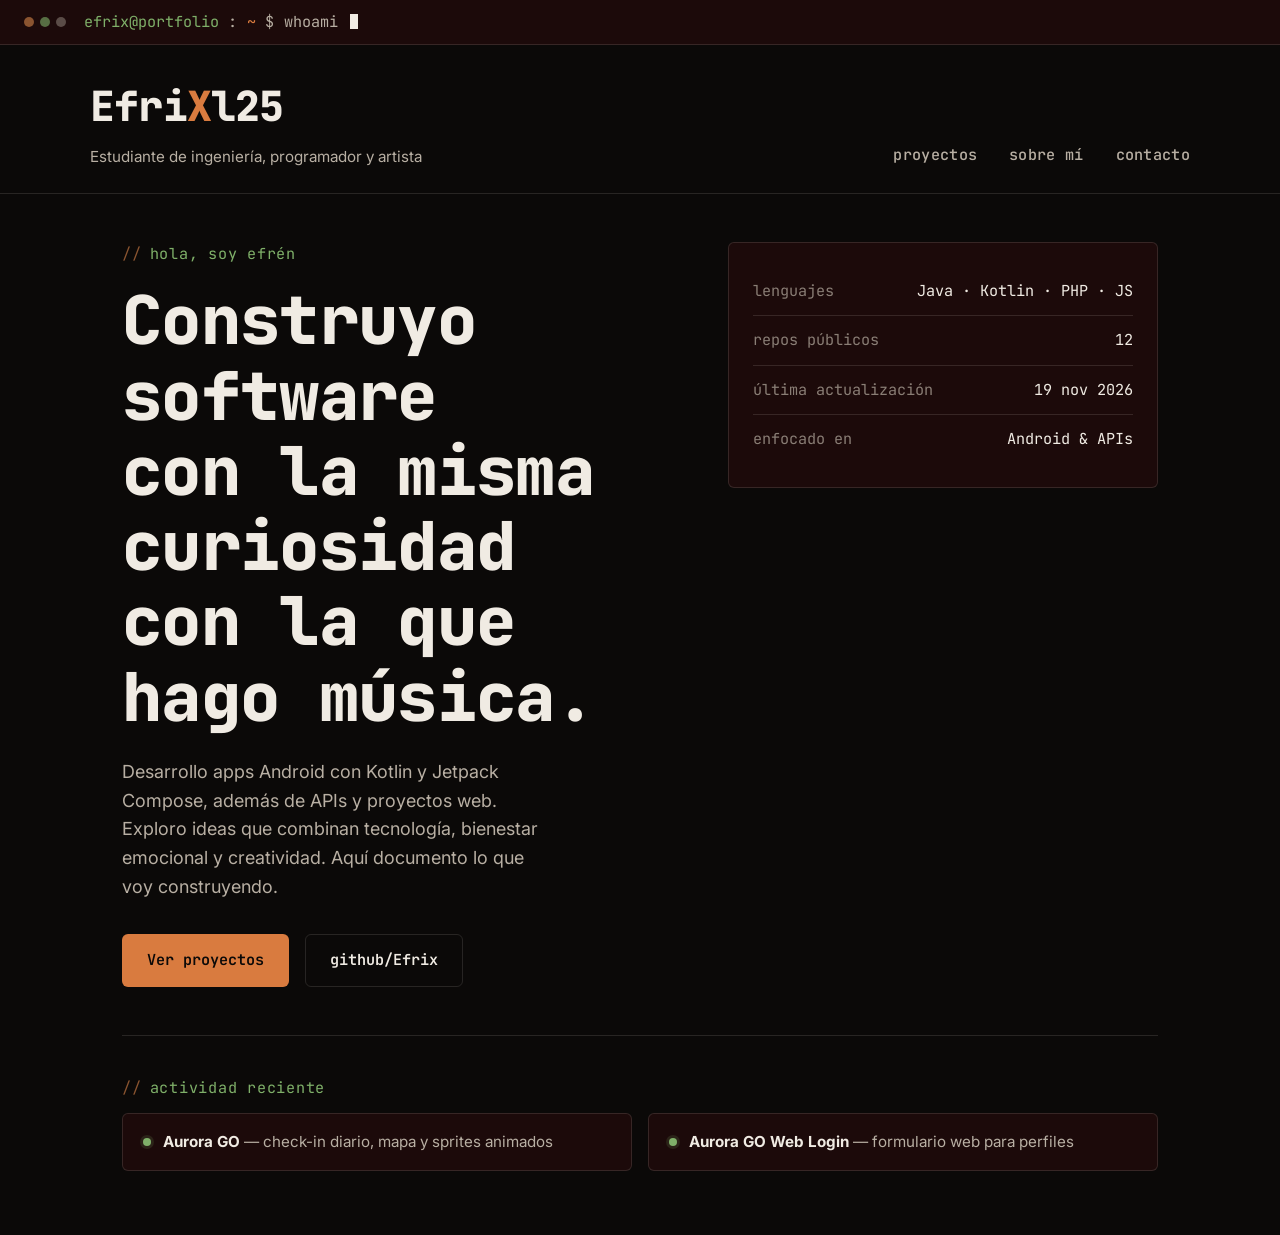
<file: public/index.html>
<!DOCTYPE html>
<html lang="es">

<head>
    <meta charset="UTF-8">
    <meta name="viewport" content="width=device-width, initial-scale=1.0">
    <title>Efrix — Portafolio</title>
    <meta name="description" content="Efrén De Dios Miramontes — estudiante de ingeniería, programador y artista. Desarrollo Android con Kotlin, APIs y proyectos web.">
    <link rel="stylesheet" href="src/styles/base.css">
    <link rel="stylesheet" href="src/styles/index.css">
</head>

<body>
    <div class="term-bar">
        <div class="dots"><span class="dot"></span><span class="dot"></span><span class="dot"></span></div>
        <span class="prompt">efrix@portfolio</span><span>:</span><span class="path">~</span><span>$</span>
        <span>whoami</span><span class="cursor"></span>
    </div>

    <header class="site-header">
        <div class="header-inner">
            <div class="brand">
                <h1>Efri<span class="dot-accent">X</span>l25</h1>
                <p class="tagline">Estudiante de ingeniería, programador y artista</p>
            </div>
            <nav class="main-nav" aria-label="Navegación principal">
                <ul>
                    <li><a href="src/pages/projects.html">proyectos</a></li>
                    <li><a href="src/pages/about-me.html">sobre mí</a></li>
                    <li><a href="src/pages/contact.html">contacto</a></li>
                </ul>
            </nav>
        </div>
    </header>

    <main>
        <section class="hero">
            <div class="hero-text">
                <p class="section-label">hola, soy efrén</p>
                <h2 class="hero-title">Construyo software<br>con la misma curiosidad<br>con la que hago música.</h2>
                <p class="hero-sub">
                    Desarrollo apps Android con Kotlin y Jetpack Compose, además de APIs y proyectos web.
                    Exploro ideas que combinan tecnología, bienestar emocional y creatividad.
                    Aquí documento lo que voy construyendo.
                </p>
                <div class="hero-actions">
                    <a href="src/pages/projects.html" class="btn btn-primary">Ver proyectos</a>
                    <a href="https://github.com/Efrix" target="_blank" rel="noopener" class="btn btn-ghost">github/Efrix</a>
                </div>
            </div>
            <div class="hero-card" aria-hidden="true">
                <div class="hero-card-row"><span>lenguajes</span><span>Java · Kotlin · PHP · JS</span></div>
                <div class="hero-card-row"><span>repos públicos</span><span>12</span></div>
                <div class="hero-card-row"><span>última actualización</span><span>19 nov 2026</span></div>
                <div class="hero-card-row"><span>enfocado en</span><span>Android &amp; APIs</span></div>
            </div>
        </section>

        <section class="status-strip">
            <p class="section-label">actividad reciente</p>
            <div class="status-grid">
                <a class="status-item" href="https://github.com/Efrix/aurora-go" target="_blank" rel="noopener">
                    <span class="status-dot"></span>
                    <span><strong>Aurora GO</strong> — check-in diario, mapa y sprites animados</span>
                </a>
                <a class="status-item" href="https://github.com/Efrix/aurora-go-web-login" target="_blank" rel="noopener">
                    <span class="status-dot"></span>
                    <span><strong>Aurora GO Web Login</strong> — formulario web para perfiles</span>
                </a>
            </div>
        </section>
    </main>

    <div id="footer-container"></div>
    <script type="module">
        import { cargarFooter } from 'src/components/load-footer.js';
        cargarFooter('src/components/');
    </script>
</body>

</html>
</file>
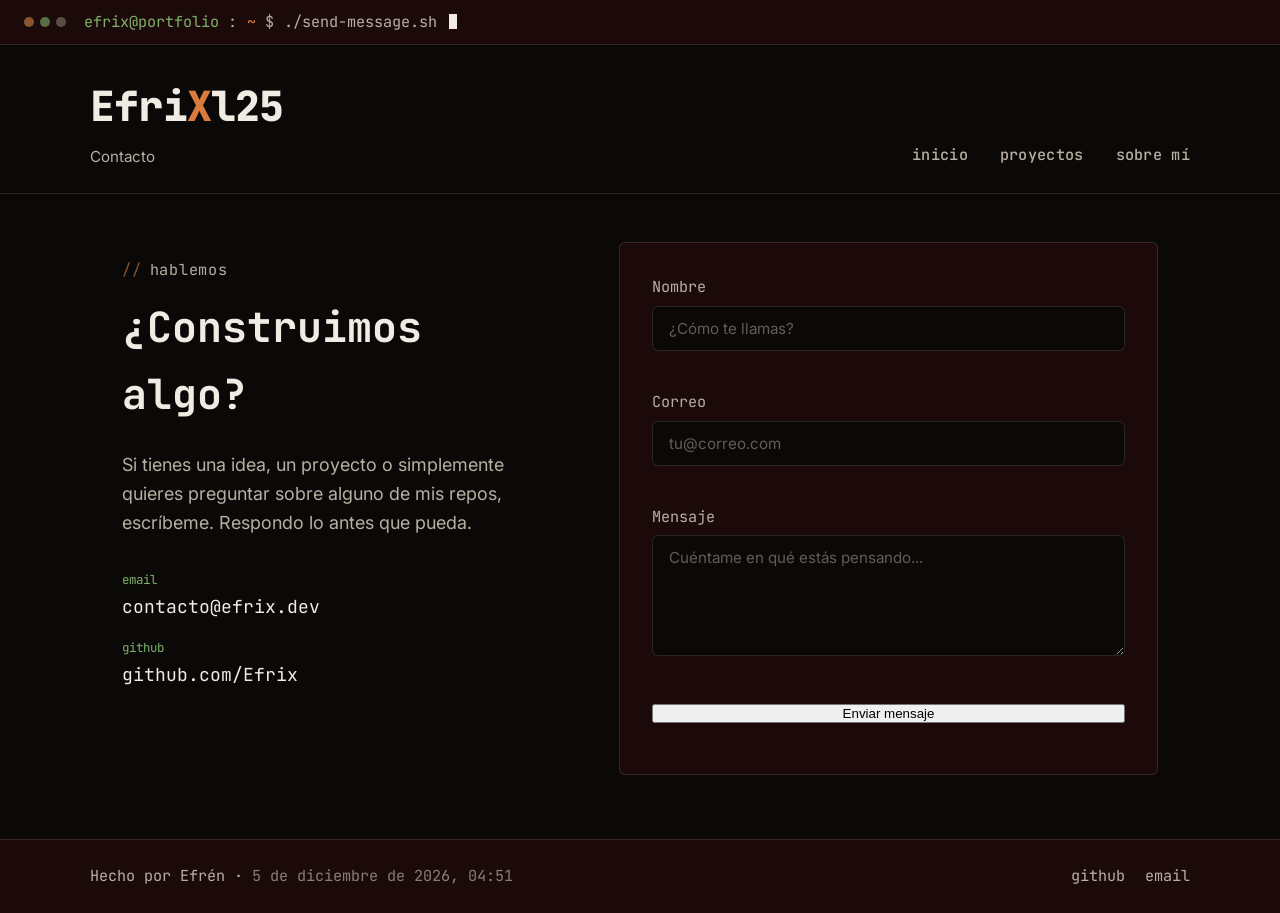
<file: public/src/pages/contact.html>
<!DOCTYPE html>
<html lang="es">

<head>
    <meta charset="UTF-8">
    <meta name="viewport" content="width=device-width, initial-scale=1.0">
    <title>Contacto — Efrix</title>
    <meta name="description" content="Contacta a Efrén De Dios Miramontes para colaborar en un proyecto.">
    <link rel="stylesheet" href="../styles/base.css">
    <link rel="stylesheet" href="../styles/contact.css">
</head>

<body>
    <div class="term-bar">
        <div class="dots"><span class="dot"></span><span class="dot"></span><span class="dot"></span></div>
        <span class="prompt">efrix@portfolio</span><span>:</span><span class="path">~</span><span>$</span>
        <span>./send-message.sh</span><span class="cursor"></span>
    </div>

    <header class="site-header">
        <div class="header-inner">
            <div class="brand">
                <h1>Efri<span class="dot-accent">X</span>l25</h1>
                <p class="tagline">Contacto</p>
            </div>
            <nav class="main-nav" aria-label="Navegación principal">
                <ul>
                    <li><a href="../../index.html">inicio</a></li>
                    <li><a href="projects.html">proyectos</a></li>
                    <li><a href="about-me.html">sobre mí</a></li>
                </ul>
            </nav>
        </div>
    </header>

    <main>
        <div class="contact-layout">
            <section class="contact-intro">
                <p class="section-label">hablemos</p>
                <h2 class="section-title">¿Construimos algo?</h2>
                <p>
                    Si tienes una idea, un proyecto o simplemente quieres preguntar sobre alguno
                    de mis repos, escríbeme. Respondo lo antes que pueda.
                </p>

                <ul class="contact-list">
                    <li>
                        <span class="contact-label">email</span>
                        <a href="mailto:contacto@efrix.dev">contacto@efrix.dev</a>
                    </li>
                    <li>
                        <span class="contact-label">github</span>
                        <a href="https://github.com/Efrix" target="_blank" rel="noopener">github.com/Efrix</a>
                    </li>
                </ul>
            </section>

            <section class="contact-form-wrap">
                <form id="contact-form" novalidate>
                    <div class="form-row">
                        <label for="name">Nombre</label>
                        <input type="text" id="name" name="name" required autocomplete="name" placeholder="¿Cómo te llamas?">
                        <span class="form-error" data-for="name"></span>
                    </div>

                    <div class="form-row">
                        <label for="email">Correo</label>
                        <input type="email" id="email" name="email" required autocomplete="email" placeholder="tu@correo.com">
                        <span class="form-error" data-for="email"></span>
                    </div>

                    <div class="form-row">
                        <label for="message">Mensaje</label>
                        <textarea id="message" name="message" required rows="5" placeholder="Cuéntame en qué estás pensando..."></textarea>
                        <span class="form-error" data-for="message"></span>
                    </div>

                    <button type="submit" class="btn btn-primary">Enviar mensaje</button>
                    <p class="form-status" id="form-status" role="status" aria-live="polite"></p>
                </form>
            </section>
        </div>
    </main>

    <div id="footer-container"></div>
    <script type="module">
        import { cargarFooter } from '../components/load-footer.js';
        cargarFooter('../components/');
    </script>
    <script src="../scripts/contact-form.js"></script>
</body>

</html>
</file>
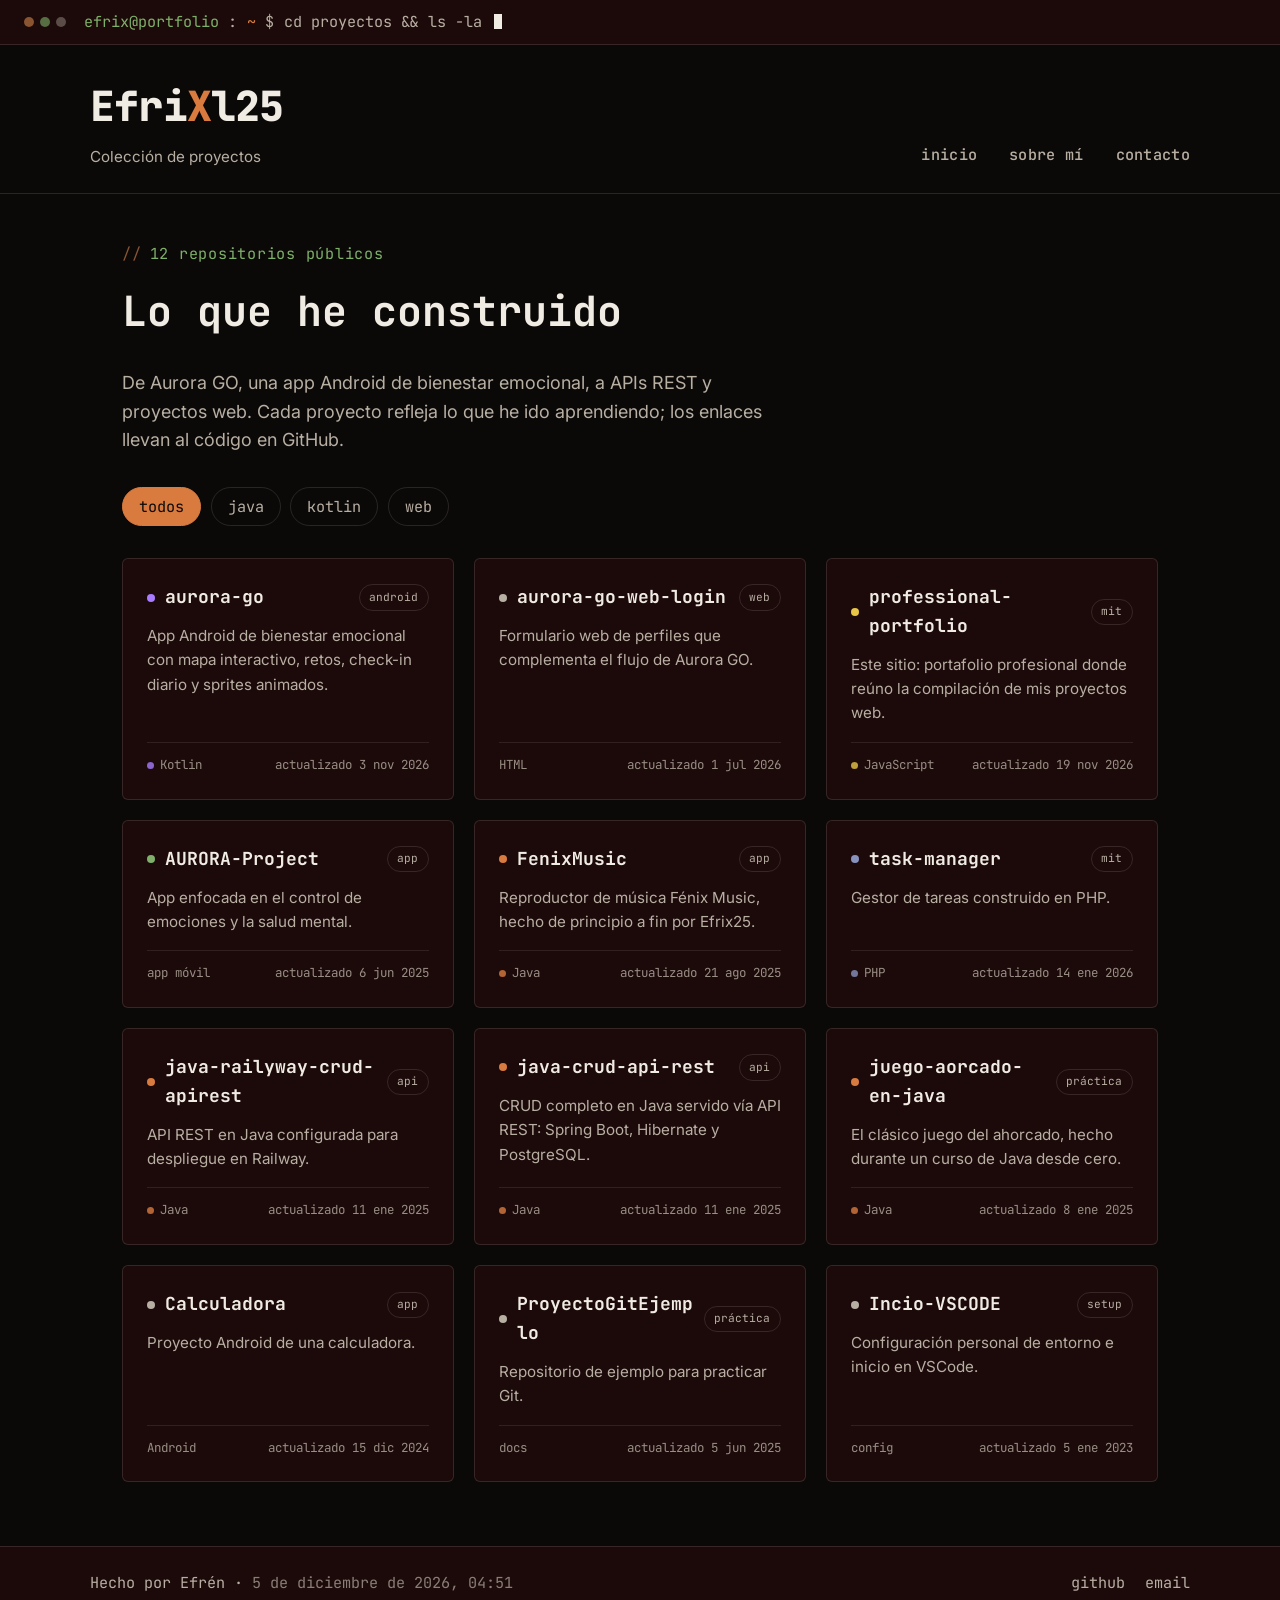
<file: public/src/pages/projects.html>
<!DOCTYPE html>
<html lang="es">

<head>
    <meta charset="UTF-8">
    <meta name="viewport" content="width=device-width, initial-scale=1.0">
    <title>Proyectos — Efrix</title>
    <meta name="description" content="12 proyectos públicos de Efrén De Dios Miramontes: apps Android, Aurora GO, formularios web y APIs REST.">
    <link rel="stylesheet" href="../styles/base.css">
    <link rel="stylesheet" href="../styles/projects-style.css">
</head>

<body>
    <div class="term-bar">
        <div class="dots"><span class="dot"></span><span class="dot"></span><span class="dot"></span></div>
        <span class="prompt">efrix@portfolio</span><span>:</span><span class="path">~</span><span>$</span>
        <span>cd proyectos &amp;&amp; ls -la</span><span class="cursor"></span>
    </div>

    <header class="site-header">
        <div class="header-inner">
            <div class="brand">
                <h1>Efri<span class="dot-accent">X</span>l25</h1>
                <p class="tagline">Colección de proyectos</p>
            </div>
            <nav class="main-nav" aria-label="Navegación principal">
                <ul>
                    <li><a href="../../index.html">inicio</a></li>
                    <li><a href="about-me.html">sobre mí</a></li>
                    <li><a href="contact.html">contacto</a></li>
                </ul>
            </nav>
        </div>
    </header>

    <main>
        <p class="section-label">12 repositorios públicos</p>
        <h2 class="section-title">Lo que he construido</h2>
        <p class="projects-intro">
            De Aurora GO, una app Android de bienestar emocional, a APIs REST y proyectos web.
            Cada proyecto refleja lo que he ido aprendiendo; los enlaces llevan al código en GitHub.
        </p>

        <div class="repo-filter" role="tablist" aria-label="Filtrar proyectos por tipo">
            <button class="filter-btn is-active" data-filter="all" role="tab" aria-selected="true">todos</button>
            <button class="filter-btn" data-filter="java" role="tab" aria-selected="false">java</button>
            <button class="filter-btn" data-filter="kotlin" role="tab" aria-selected="false">kotlin</button>
            <button class="filter-btn" data-filter="web" role="tab" aria-selected="false">web</button>
        </div>

        <div class="repo-grid">

            <article class="repo-card" data-lang="kotlin">
                <div class="repo-card-head">
                    <span class="repo-dot dot-kotlin" aria-hidden="true"></span>
                    <h3><a href="https://github.com/Efrix/aurora-go" target="_blank" rel="noopener">aurora-go</a></h3>
                    <span class="repo-badge">Android</span>
                </div>
                <p class="repo-desc">App Android de bienestar emocional con mapa interactivo, retos, check-in diario y sprites animados.</p>
                <div class="repo-meta">
                    <span><span class="lang-swatch lang-kotlin"></span>Kotlin</span>
                    <span>actualizado 3 nov 2026</span>
                </div>
            </article>

            <article class="repo-card" data-lang="web">
                <div class="repo-card-head">
                    <span class="repo-dot dot-other" aria-hidden="true"></span>
                    <h3><a href="https://github.com/Efrix/aurora-go-web-login" target="_blank" rel="noopener">aurora-go-web-login</a></h3>
                    <span class="repo-badge">web</span>
                </div>
                <p class="repo-desc">Formulario web de perfiles que complementa el flujo de Aurora GO.</p>
                <div class="repo-meta">
                    <span>HTML</span>
                    <span>actualizado 1 jul 2026</span>
                </div>
            </article>

            <article class="repo-card" data-lang="web">
                <div class="repo-card-head">
                    <span class="repo-dot dot-js" aria-hidden="true"></span>
                    <h3><a href="https://github.com/Efrix/professional-portfolio" target="_blank" rel="noopener">professional-portfolio</a></h3>
                    <span class="repo-badge">MIT</span>
                </div>
                <p class="repo-desc">Este sitio: portafolio profesional donde reúno la compilación de mis proyectos web.</p>
                <div class="repo-meta">
                    <span><span class="lang-swatch lang-js"></span>JavaScript</span>
                    <span>actualizado 19 nov 2026</span>
                </div>
            </article>

            <article class="repo-card" data-lang="kotlin">
                <div class="repo-card-head">
                    <span class="repo-dot dot-mental" aria-hidden="true"></span>
                    <h3><a href="https://github.com/Efrix/AURORA-Project" target="_blank" rel="noopener">AURORA-Project</a></h3>
                    <span class="repo-badge">app</span>
                </div>
                <p class="repo-desc">App enfocada en el control de emociones y la salud mental.</p>
                <div class="repo-meta">
                    <span>app móvil</span>
                    <span>actualizado 6 jun 2025</span>
                </div>
            </article>

            <article class="repo-card" data-lang="java">
                <div class="repo-card-head">
                    <span class="repo-dot dot-java" aria-hidden="true"></span>
                    <h3><a href="https://github.com/Efrix/FenixMusic" target="_blank" rel="noopener">FenixMusic</a></h3>
                    <span class="repo-badge">app</span>
                </div>
                <p class="repo-desc">Reproductor de música Fénix Music, hecho de principio a fin por Efrix25.</p>
                <div class="repo-meta">
                    <span><span class="lang-swatch lang-java"></span>Java</span>
                    <span>actualizado 21 ago 2025</span>
                </div>
            </article>

            <article class="repo-card" data-lang="web">
                <div class="repo-card-head">
                    <span class="repo-dot dot-php" aria-hidden="true"></span>
                    <h3><a href="https://github.com/Efrix/task-manager" target="_blank" rel="noopener">task-manager</a></h3>
                    <span class="repo-badge">MIT</span>
                </div>
                <p class="repo-desc">Gestor de tareas construido en PHP.</p>
                <div class="repo-meta">
                    <span><span class="lang-swatch lang-php"></span>PHP</span>
                    <span>actualizado 14 ene 2026</span>
                </div>
            </article>

            <article class="repo-card" data-lang="java">
                <div class="repo-card-head">
                    <span class="repo-dot dot-java" aria-hidden="true"></span>
                    <h3><a href="https://github.com/Efrix/java-railyway-crud-apirest" target="_blank" rel="noopener">java-railyway-crud-apirest</a></h3>
                    <span class="repo-badge">api</span>
                </div>
                <p class="repo-desc">API REST en Java configurada para despliegue en Railway.</p>
                <div class="repo-meta">
                    <span><span class="lang-swatch lang-java"></span>Java</span>
                    <span>actualizado 11 ene 2025</span>
                </div>
            </article>

            <article class="repo-card" data-lang="java">
                <div class="repo-card-head">
                    <span class="repo-dot dot-java" aria-hidden="true"></span>
                    <h3><a href="https://github.com/Efrix/java-crud-api-rest" target="_blank" rel="noopener">java-crud-api-rest</a></h3>
                    <span class="repo-badge">api</span>
                </div>
                <p class="repo-desc">CRUD completo en Java servido vía API REST: Spring Boot, Hibernate y PostgreSQL.</p>
                <div class="repo-meta">
                    <span><span class="lang-swatch lang-java"></span>Java</span>
                    <span>actualizado 11 ene 2025</span>
                </div>
            </article>

            <article class="repo-card" data-lang="java">
                <div class="repo-card-head">
                    <span class="repo-dot dot-java" aria-hidden="true"></span>
                    <h3><a href="https://github.com/Efrix/juego-aorcado-en-java" target="_blank" rel="noopener">juego-aorcado-en-java</a></h3>
                    <span class="repo-badge">práctica</span>
                </div>
                <p class="repo-desc">El clásico juego del ahorcado, hecho durante un curso de Java desde cero.</p>
                <div class="repo-meta">
                    <span><span class="lang-swatch lang-java"></span>Java</span>
                    <span>actualizado 8 ene 2025</span>
                </div>
            </article>

            <article class="repo-card" data-lang="web">
                <div class="repo-card-head">
                    <span class="repo-dot dot-other" aria-hidden="true"></span>
                    <h3><a href="https://github.com/Efrix/Calculadora" target="_blank" rel="noopener">Calculadora</a></h3>
                    <span class="repo-badge">app</span>
                </div>
                <p class="repo-desc">Proyecto Android de una calculadora.</p>
                <div class="repo-meta">
                    <span>Android</span>
                    <span>actualizado 15 dic 2024</span>
                </div>
            </article>

            <article class="repo-card" data-lang="web">
                <div class="repo-card-head">
                    <span class="repo-dot dot-other" aria-hidden="true"></span>
                    <h3><a href="https://github.com/Efrix/ProyectoGitEjemplo" target="_blank" rel="noopener">ProyectoGitEjemplo</a></h3>
                    <span class="repo-badge">práctica</span>
                </div>
                <p class="repo-desc">Repositorio de ejemplo para practicar Git.</p>
                <div class="repo-meta">
                    <span>docs</span>
                    <span>actualizado 5 jun 2025</span>
                </div>
            </article>

            <article class="repo-card" data-lang="web">
                <div class="repo-card-head">
                    <span class="repo-dot dot-other" aria-hidden="true"></span>
                    <h3><a href="https://github.com/Efrix/Incio-VSCODE" target="_blank" rel="noopener">Incio-VSCODE</a></h3>
                    <span class="repo-badge">setup</span>
                </div>
                <p class="repo-desc">Configuración personal de entorno e inicio en VSCode.</p>
                <div class="repo-meta">
                    <span>config</span>
                    <span>actualizado 5 ene 2023</span>
                </div>
            </article>

        </div>
    </main>

    <div id="footer-container"></div>
    <script type="module">
        import { cargarFooter } from '../components/load-footer.js';
        cargarFooter('../components/');
    </script>
    <script src="../scripts/repo-filter.js"></script>
</body>

</html>
</file>
<file: public/src/styles/base.css>
/* =========================================================
   EFRIX — PORTFOLIO DESIGN SYSTEM
   Concepto: la terminal como interfaz. Cada página es un
   "comando" ejecutado por el visitante.
   ========================================================= */

@import url('https://fonts.googleapis.com/css2?family=JetBrains+Mono:wght@400;500;600;700;800&family=Inter:wght@400;500;600;700&display=swap');

:root {
  /* --- Color: paleta nombrada --- */
  --ink:        #0B0908;   /* fondo principal, casi negro */
  --wine:       #3D0F0F;   /* vino profundo, superficies elevadas */
  --wine-soft:  #1C0A0A;   /* vino oscuro para paneles */
  --copper:     #D97B3F;   /* acento cálido, CTA y enlaces activos */
  --copper-dim: #8A5430;   /* copper a baja energía, bordes/hover sutil */
  --bone:       #F0EBE3;   /* texto principal sobre fondo oscuro */
  --bone-dim:   #B8AFA3;   /* texto secundario */
  --term-green: #7FB069;   /* estado activo / "online" */
  --line:       rgba(240, 235, 227, 0.12); /* divisores sutiles */

  /* --- Tipografía --- */
  --font-display: 'JetBrains Mono', 'Courier New', monospace;
  --font-body: 'Inter', -apple-system, BlinkMacSystemFont, sans-serif;

  /* --- Escala --- */
  --step-1: clamp(0.85rem, 0.8rem + 0.2vw, 0.95rem);
  --step-2: clamp(1rem, 0.95rem + 0.3vw, 1.125rem);
  --step-3: clamp(1.3rem, 1.2rem + 0.6vw, 1.6rem);
  --step-4: clamp(1.9rem, 1.6rem + 1.4vw, 2.6rem);
  --step-5: clamp(2.6rem, 2rem + 2.8vw, 4.2rem);

  --radius: 6px;
  --max-width: 1100px;
}

* {
  margin: 0;
  padding: 0;
  box-sizing: border-box;
}

html {
  scroll-behavior: smooth;
}

@media (prefers-reduced-motion: reduce) {
  html { scroll-behavior: auto; }
  *, *::before, *::after {
    animation-duration: 0.01ms !important;
    animation-iteration-count: 1 !important;
    transition-duration: 0.01ms !important;
  }
}

body {
  background: var(--ink);
  color: var(--bone);
  font-family: var(--font-body);
  font-size: var(--step-2);
  line-height: 1.6;
  min-height: 100vh;
  display: flex;
  flex-direction: column;
}

a {
  color: var(--copper);
  text-decoration: none;
}

a:focus-visible,
button:focus-visible {
  outline: 2px solid var(--copper);
  outline-offset: 3px;
  border-radius: 3px;
}

img {
  max-width: 100%;
  display: block;
}

ul { list-style: none; }

/* =========================================================
   TERMINAL BAR — firma del sitio, presente en cada página
   ========================================================= */
.term-bar {
  background: var(--wine-soft);
  border-bottom: 1px solid var(--line);
  font-family: var(--font-display);
  font-size: var(--step-1);
  color: var(--bone-dim);
  padding: 0.6rem 1.5rem;
  display: flex;
  align-items: center;
  gap: 0.6rem;
}

.term-bar .dots {
  display: flex;
  gap: 6px;
  margin-right: 0.5rem;
}

.term-bar .dot {
  width: 10px;
  height: 10px;
  border-radius: 50%;
  background: var(--copper-dim);
}

.term-bar .dot:nth-child(2) { background: var(--term-green); opacity: 0.6; }
.term-bar .dot:nth-child(3) { background: var(--bone-dim); opacity: 0.4; }

.term-bar .prompt {
  color: var(--term-green);
}

.term-bar .path {
  color: var(--copper);
}

.term-bar .cursor {
  display: inline-block;
  width: 8px;
  height: 1em;
  background: var(--bone);
  margin-left: 2px;
  animation: blink 1.1s steps(2) infinite;
  vertical-align: text-bottom;
}

@keyframes blink {
  50% { opacity: 0; }
}

/* =========================================================
   HEADER / NAV
   ========================================================= */
header.site-header {
  background: var(--ink);
  border-bottom: 1px solid var(--line);
  padding: 1.75rem 2rem 1.5rem;
}

.header-inner {
  max-width: var(--max-width);
  margin: 0 auto;
  display: flex;
  justify-content: space-between;
  align-items: flex-end;
  flex-wrap: wrap;
  gap: 1rem;
}

.brand h1 {
  font-family: var(--font-display);
  font-size: var(--step-4);
  font-weight: 800;
  letter-spacing: -0.02em;
  color: var(--bone);
}

.brand h1 .dot-accent {
  color: var(--copper);
}

.brand .tagline {
  font-family: var(--font-body);
  color: var(--bone-dim);
  font-size: var(--step-1);
  margin-top: 0.35rem;
}

nav.main-nav ul {
  display: flex;
  gap: 2rem;
  flex-wrap: wrap;
}

nav.main-nav a {
  color: var(--bone-dim);
  font-family: var(--font-display);
  font-size: var(--step-1);
  font-weight: 500;
  text-transform: lowercase;
  letter-spacing: 0.02em;
  position: relative;
  padding-bottom: 0.3rem;
  transition: color 0.2s ease;
}

nav.main-nav a::before {
  content: '';
}

nav.main-nav a:hover,
nav.main-nav a[aria-current="page"] {
  color: var(--copper);
}

nav.main-nav a[aria-current="page"]::after {
  content: '';
  position: absolute;
  left: 0;
  bottom: 0;
  width: 100%;
  height: 2px;
  background: var(--copper);
}

/* =========================================================
   LAYOUT GENERAL
   ========================================================= */
main {
  flex: 1;
  width: 100%;
  max-width: var(--max-width);
  margin: 0 auto;
  padding: 3rem 2rem 4rem;
}

.section-label {
  font-family: var(--font-display);
  font-size: var(--step-1);
  color: var(--term-green);
  text-transform: lowercase;
  letter-spacing: 0.05em;
  margin-bottom: 0.75rem;
  display: flex;
  align-items: center;
  gap: 0.5rem;
}

.section-label::before {
  content: '//';
  color: var(--copper-dim);
}

h2.section-title {
  font-family: var(--font-display);
  font-size: var(--step-4);
  color: var(--bone);
  margin-bottom: 1.5rem;
  font-weight: 700;
}

/* =========================================================
   FOOTER
   ========================================================= */
footer.site-footer {
  background: var(--wine-soft);
  border-top: 1px solid var(--line);
  padding: 1.5rem 2rem;
  margin-top: auto;
}

.footer-inner {
  max-width: var(--max-width);
  margin: 0 auto;
  display: flex;
  justify-content: space-between;
  align-items: center;
  flex-wrap: wrap;
  gap: 0.75rem;
  font-family: var(--font-display);
  font-size: var(--step-1);
  color: var(--bone-dim);
}

.footer-inner a {
  color: var(--bone-dim);
  transition: color 0.2s ease;
}

.footer-inner a:hover {
  color: var(--copper);
}

#footer-date {
  color: var(--bone-dim);
  opacity: 0.7;
}

.footer-social {
  display: flex;
  gap: 1.25rem;
}

/* =========================================================
   RESPONSIVE
   ========================================================= */
@media (max-width: 768px) {
  .header-inner {
    flex-direction: column;
    align-items: flex-start;
  }
  nav.main-nav ul {
    gap: 1.25rem;
  }
  main {
    padding: 2rem 1.25rem 3rem;
  }
  .footer-inner {
    flex-direction: column;
    text-align: center;
  }
}

@media (max-width: 480px) {
  .term-bar {
    font-size: 0.75rem;
    padding: 0.5rem 1rem;
  }
  .brand h1 {
    font-size: var(--step-3);
  }
}
</file>
<file: public/src/styles/index.css>
/* =========================================================
   HOME — hero asimétrico: texto + "ficha de estado" terminal
   ========================================================= */

.hero {
  display: grid;
  grid-template-columns: 1.3fr 1fr;
  gap: 3rem;
  align-items: start;
  padding-bottom: 3rem;
  border-bottom: 1px solid var(--line);
}

.hero-title {
  font-family: var(--font-display);
  font-size: var(--step-5);
  font-weight: 800;
  line-height: 1.12;
  letter-spacing: -0.01em;
  color: var(--bone);
  margin: 1rem 0 1.5rem;
}

.hero-sub {
  color: var(--bone-dim);
  font-size: var(--step-2);
  max-width: 38ch;
  margin-bottom: 2rem;
}

.hero-actions {
  display: flex;
  gap: 1rem;
  flex-wrap: wrap;
}

.btn {
  font-family: var(--font-display);
  font-size: var(--step-1);
  font-weight: 600;
  padding: 0.85rem 1.5rem;
  border-radius: var(--radius);
  border: 1px solid transparent;
  transition: transform 0.15s ease, background 0.15s ease, border-color 0.15s ease;
  display: inline-flex;
  align-items: center;
  gap: 0.5rem;
}

.btn-primary {
  background: var(--copper);
  color: var(--ink);
}

.btn-primary:hover {
  background: #e8924f;
  transform: translateY(-1px);
}

.btn-ghost {
  background: transparent;
  color: var(--bone);
  border-color: var(--line);
}

.btn-ghost:hover {
  border-color: var(--copper-dim);
  color: var(--copper);
}

.hero-card {
  background: var(--wine-soft);
  border: 1px solid var(--line);
  border-radius: var(--radius);
  padding: 1.5rem;
  font-family: var(--font-display);
  font-size: var(--step-1);
}

.hero-card-row {
  display: flex;
  justify-content: space-between;
  gap: 1rem;
  padding: 0.75rem 0;
  border-bottom: 1px solid var(--line);
  color: var(--bone-dim);
}

.hero-card-row:last-child {
  border-bottom: none;
}

.hero-card-row span:first-child {
  color: var(--bone-dim);
  opacity: 0.7;
}

.hero-card-row span:last-child {
  color: var(--bone);
  text-align: right;
}

.status-live {
  color: var(--term-green) !important;
}

.status-strip {
  padding-top: 2.5rem;
}

.status-grid {
  display: grid;
  grid-template-columns: repeat(2, 1fr);
  gap: 1rem;
}

.status-item {
  display: flex;
  align-items: center;
  gap: 0.75rem;
  background: var(--wine-soft);
  border: 1px solid var(--line);
  border-radius: var(--radius);
  padding: 1rem 1.25rem;
  color: var(--bone-dim);
  font-size: var(--step-1);
  transition: border-color 0.2s ease, color 0.2s ease;
}

.status-item strong {
  color: var(--bone);
}

.status-item:hover {
  border-color: var(--copper-dim);
  color: var(--bone);
}

.status-dot {
  width: 8px;
  height: 8px;
  border-radius: 50%;
  background: var(--term-green);
  flex-shrink: 0;
  box-shadow: 0 0 0 3px rgba(127, 176, 105, 0.15);
}

@media (max-width: 860px) {
  .hero {
    grid-template-columns: 1fr;
    gap: 2rem;
  }
  .status-grid {
    grid-template-columns: 1fr;
  }
}
</file>
<file: public/src/styles/contact.css>
/* =========================================================
   CONTACTO — info + formulario lado a lado
   ========================================================= */

.contact-layout {
  display: grid;
  grid-template-columns: 1fr 1.2fr;
  gap: 3rem;
  align-items: start;
}

.contact-intro p {
  color: var(--bone-dim);
  max-width: 40ch;
  margin-top: 1rem;
}

.contact-list {
  margin-top: 2rem;
  display: flex;
  flex-direction: column;
  gap: 1rem;
}

.contact-list li {
  display: flex;
  flex-direction: column;
  gap: 0.2rem;
}

.contact-label {
  font-family: var(--font-display);
  font-size: 0.78rem;
  color: var(--term-green);
  text-transform: lowercase;
}

.contact-list a {
  font-family: var(--font-display);
  font-size: var(--step-2);
  color: var(--bone);
}

.contact-list a:hover {
  color: var(--copper);
}

.contact-form-wrap {
  background: var(--wine-soft);
  border: 1px solid var(--line);
  border-radius: var(--radius);
  padding: 2rem;
}

.form-row {
  display: flex;
  flex-direction: column;
  gap: 0.4rem;
  margin-bottom: 1.25rem;
}

.form-row label {
  font-family: var(--font-display);
  font-size: var(--step-1);
  color: var(--bone-dim);
}

.form-row input,
.form-row textarea {
  background: var(--ink);
  border: 1px solid var(--line);
  border-radius: var(--radius);
  padding: 0.75rem 1rem;
  color: var(--bone);
  font-family: var(--font-body);
  font-size: var(--step-1);
  resize: vertical;
  transition: border-color 0.2s ease;
}

.form-row input:focus,
.form-row textarea:focus {
  outline: none;
  border-color: var(--copper-dim);
}

.form-row input::placeholder,
.form-row textarea::placeholder {
  color: var(--bone-dim);
  opacity: 0.5;
}

.form-error {
  color: #E27D60;
  font-size: 0.8rem;
  min-height: 1em;
}

.form-status {
  margin-top: 1rem;
  font-size: var(--step-1);
  color: var(--bone-dim);
}

.contact-form-wrap button[type="submit"] {
  width: 100%;
  justify-content: center;
  margin-top: 0.5rem;
}

@media (max-width: 860px) {
  .contact-layout {
    grid-template-columns: 1fr;
    gap: 2rem;
  }
}
</file>
<file: public/src/styles/projects-style.css>
/* =========================================================
   PROYECTOS — grid de "repo cards" + filtro por lenguaje
   ========================================================= */

.projects-intro {
  color: var(--bone-dim);
  max-width: 60ch;
  margin-bottom: 2rem;
}

.repo-filter {
  display: flex;
  gap: 0.6rem;
  margin-bottom: 2rem;
  flex-wrap: wrap;
}

.filter-btn {
  font-family: var(--font-display);
  font-size: var(--step-1);
  background: transparent;
  border: 1px solid var(--line);
  color: var(--bone-dim);
  padding: 0.5rem 1rem;
  border-radius: 999px;
  cursor: pointer;
  transition: border-color 0.2s ease, color 0.2s ease, background 0.2s ease;
}

.filter-btn:hover {
  border-color: var(--copper-dim);
  color: var(--bone);
}

.filter-btn.is-active {
  background: var(--copper);
  color: var(--ink);
  border-color: var(--copper);
}

.repo-grid {
  display: grid;
  grid-template-columns: repeat(3, 1fr);
  gap: 1.25rem;
}

.repo-card {
  background: var(--wine-soft);
  border: 1px solid var(--line);
  border-radius: var(--radius);
  padding: 1.5rem;
  display: flex;
  flex-direction: column;
  transition: border-color 0.2s ease, transform 0.2s ease;
}

.repo-card:hover {
  border-color: var(--copper-dim);
  transform: translateY(-2px);
}

.repo-card.is-hidden {
  display: none;
}

.repo-card-head {
  display: flex;
  align-items: center;
  gap: 0.6rem;
  margin-bottom: 0.75rem;
}

.repo-dot {
  width: 8px;
  height: 8px;
  border-radius: 50%;
  flex-shrink: 0;
}

.dot-kotlin   { background: #A97BFF; }
.dot-js       { background: #E8C547; }
.dot-mental   { background: #7FB069; }
.dot-java     { background: var(--copper); }
.dot-php      { background: #8892BF; }
.dot-other    { background: var(--bone-dim); }

.repo-card-head h3 {
  font-family: var(--font-display);
  font-size: var(--step-2);
  flex: 1;
  min-width: 0;
}

.repo-card-head h3 a {
  color: var(--bone);
  word-break: break-word;
}

.repo-card-head h3 a:hover {
  color: var(--copper);
}

.repo-badge {
  font-family: var(--font-display);
  font-size: 0.7rem;
  text-transform: lowercase;
  color: var(--bone-dim);
  border: 1px solid var(--line);
  border-radius: 999px;
  padding: 0.2rem 0.6rem;
  white-space: nowrap;
}

.repo-badge.badge-active {
  color: var(--term-green);
  border-color: rgba(127, 176, 105, 0.4);
}

.repo-desc {
  color: var(--bone-dim);
  font-size: var(--step-1);
  flex: 1;
  margin-bottom: 1rem;
}

.repo-meta {
  display: flex;
  justify-content: space-between;
  align-items: center;
  font-family: var(--font-display);
  font-size: 0.78rem;
  color: var(--bone-dim);
  opacity: 0.8;
  border-top: 1px solid var(--line);
  padding-top: 0.75rem;
}

.lang-swatch {
  display: inline-block;
  width: 7px;
  height: 7px;
  border-radius: 50%;
  margin-right: 0.4rem;
}

.lang-kotlin { background: #A97BFF; }
.lang-js     { background: #E8C547; }
.lang-java   { background: var(--copper); }
.lang-php    { background: #8892BF; }

@media (max-width: 980px) {
  .repo-grid {
    grid-template-columns: repeat(2, 1fr);
  }
}

@media (max-width: 640px) {
  .repo-grid {
    grid-template-columns: 1fr;
  }
}
</file>
